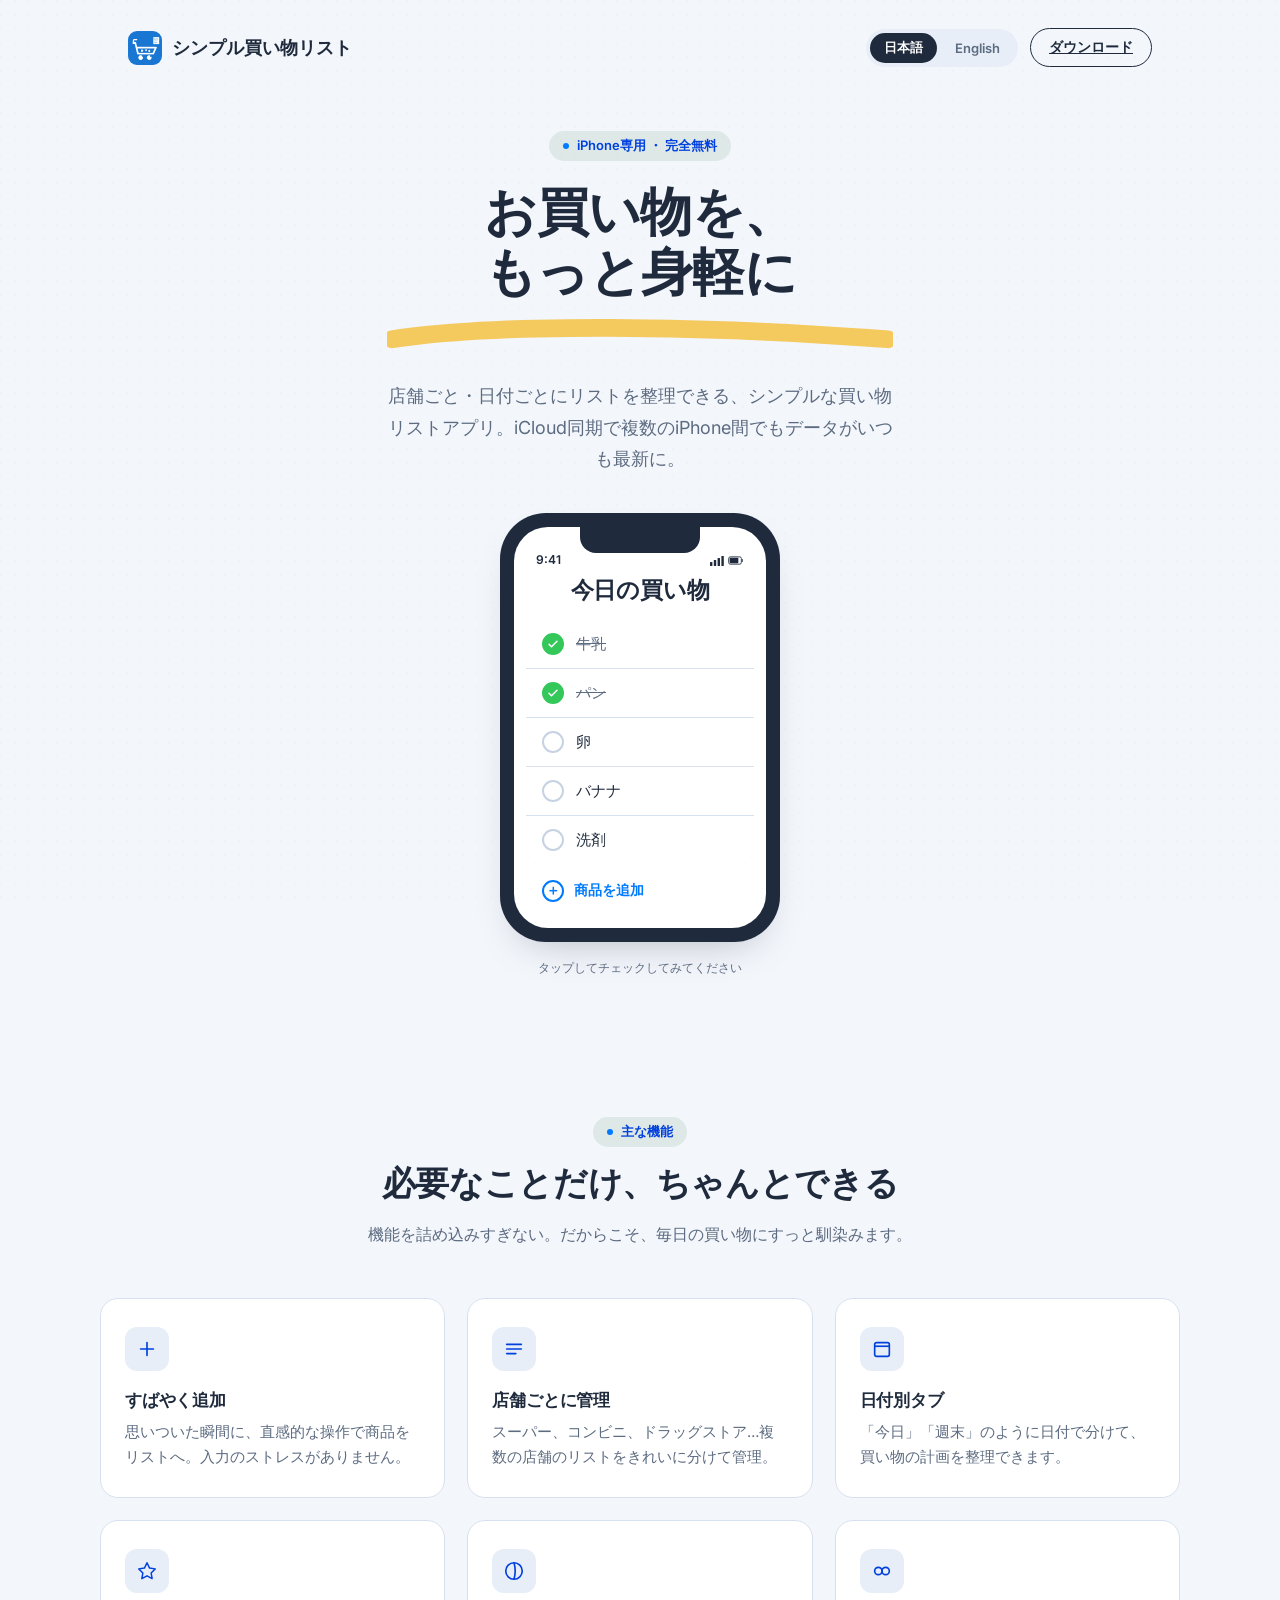
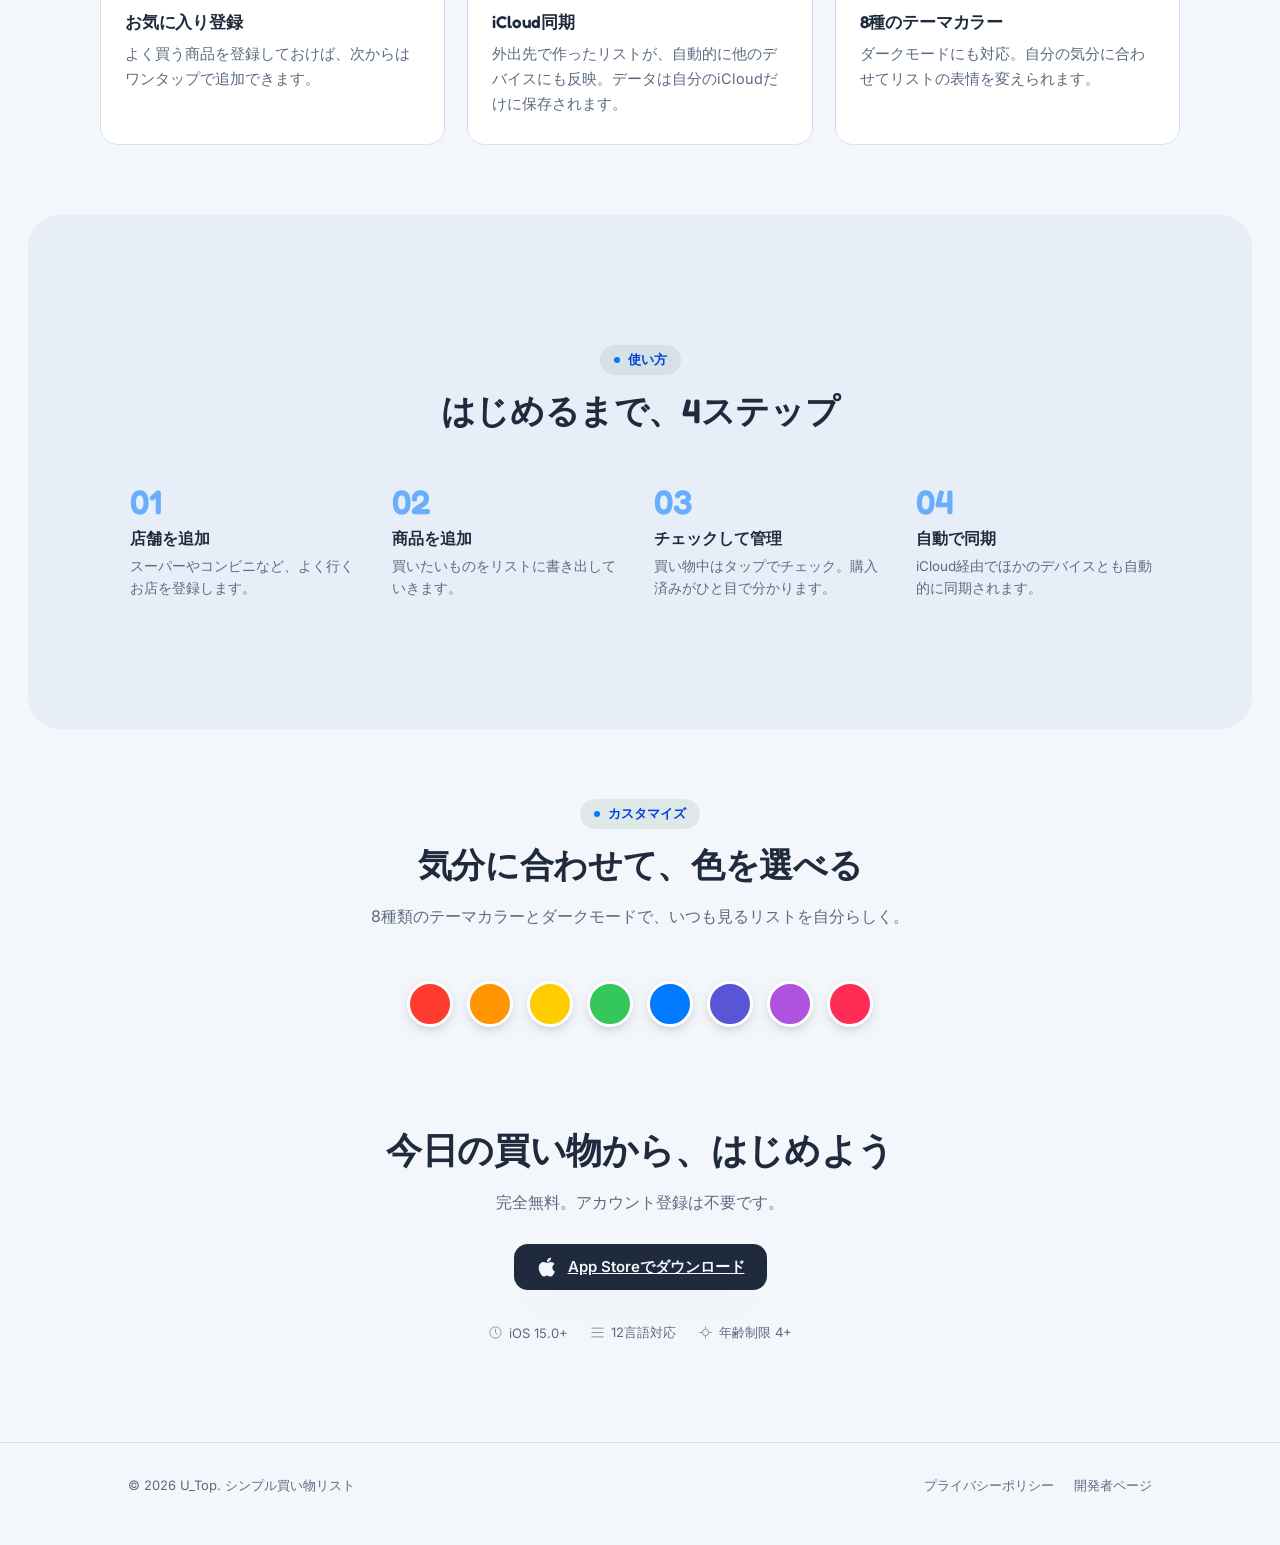
<file: index.html>
<!DOCTYPE html>
<html lang="ja">
<head>
<meta charset="UTF-8">
<meta name="viewport" content="width=device-width, initial-scale=1.0">
<title class="ja">シンプル買い物リスト – 日々のお買い物を簡単に</title>
<meta name="description" content="iCloud同期に対応した、シンプルで使いやすい買い物リストアプリ。店舗ごと・日付ごとに整理して、お買い物をもっと身軽に。">
<link rel="preconnect" href="https://fonts.googleapis.com">
<link rel="preconnect" href="https://fonts.gstatic.com" crossorigin>
<link href="https://fonts.googleapis.com/css2?family=Fredoka:wght@500;600;700&family=Inter:wght@400;500;600;700&display=swap" rel="stylesheet">
<link rel="stylesheet" href="style.css?v=2">
</head>
<body>

<nav class="wrap">
  <div class="brand">
    <div class="mark">
      <img src="app-icon.png" alt="App Icon">
    </div>
    <span class="ja">シンプル買い物リスト</span>
    <span class="en">Simple Shopping List</span>
  </div>
  <div class="nav-right">
    <div class="lang-switcher" role="group" aria-label="Language">
      <button class="lang-btn active" id="btn-ja" onclick="setLang('ja')">日本語</button>
      <button class="lang-btn" id="btn-en" onclick="setLang('en')">English</button>
    </div>
    <a class="cta-small ja" href="https://apps.apple.com/jp/app/%E3%82%B7%E3%83%B3%E3%83%97%E3%83%AB%E8%B2%B7%E3%81%84%E7%89%A9%E3%83%AA%E3%82%B9%E3%83%88-%E6%97%A5%E3%80%85%E3%81%AE%E3%81%8A%E8%B2%B7%E3%81%84%E7%89%A9%E3%82%92%E7%B0%A1%E5%8D%98%E3%81%AB/id6760892088" target="_blank" rel="noopener">ダウンロード</a>
    <a class="cta-small en" href="https://apps.apple.com/jp/app/%E3%82%B7%E3%83%B3%E3%83%97%E3%83%AB%E8%B2%B7%E3%81%84%E7%89%A9%E3%83%AA%E3%82%B9%E3%83%88-%E6%97%A5%E3%80%85%E3%81%AE%E3%81%8A%E8%B2%B7%E3%81%84%E7%89%A9%E3%82%92%E7%B0%A1%E5%8D%98%E3%81%AB/id6760892088" target="_blank" rel="noopener">Download</a>
  </div>
</nav>

<header class="hero wrap">
  <div class="hero-copy">
    <div class="eyebrow ja"><span class="dot"></span>iPhone専用 ・ 完全無料</div>
    <div class="eyebrow en"><span class="dot"></span>iPhone Only · Free</div>
    <h1 class="ja">お買い物を、<br>もっと<span class="underline">身軽に</span>
      <svg viewBox="0 0 200 14" preserveAspectRatio="none" xmlns="http://www.w3.org/2000/svg"><path d="M2 10C40 4 120 4 198 10" stroke="#F4C95D" stroke-width="7" stroke-linecap="round" fill="none"/></svg>
    </h1>
    <h1 class="en">Shop Smarter,<br><span class="underline">Stay Light</span>
      <svg viewBox="0 0 200 14" preserveAspectRatio="none" xmlns="http://www.w3.org/2000/svg"><path d="M2 10C40 4 120 4 198 10" stroke="#F4C95D" stroke-width="7" stroke-linecap="round" fill="none"/></svg>
    </h1>
    <p class="lead ja">店舗ごと・日付ごとにリストを整理できる、シンプルな買い物リストアプリ。iCloud同期で複数のiPhone間でもデータがいつも最新に。</p>
    <p class="lead en">A simple shopping list app that organizes by store and date. Stay in sync across all your iPhones with iCloud.</p>
  </div>

  <div class="hero-visual">
    <div class="phone">
      <div class="screen">
        <div class="notch"></div>
        <div class="statusbar">
          <span>9:41</span>
          <span class="icons">
            <svg width="14" height="10" viewBox="0 0 14 10" fill="none" xmlns="http://www.w3.org/2000/svg"><rect x="0" y="6" width="2.4" height="4" rx="0.5" fill="currentColor"/><rect x="3.8" y="4" width="2.4" height="6" rx="0.5" fill="currentColor"/><rect x="7.6" y="2" width="2.4" height="8" rx="0.5" fill="currentColor"/><rect x="11.4" y="0" width="2.4" height="10" rx="0.5" fill="currentColor"/></svg>
            <svg width="16" height="11" viewBox="0 0 24 16" fill="none" xmlns="http://www.w3.org/2000/svg"><rect x="1" y="1" width="19" height="11" rx="2.5" stroke="currentColor" stroke-width="1.3"/><rect x="2.5" y="2.5" width="13" height="8" rx="1" fill="currentColor"/><path d="M21.5 5v3" stroke="currentColor" stroke-width="1.3" stroke-linecap="round"/></svg>
          </span>
        </div>
        <div class="navbar">
          <h3 class="ja">今日の買い物</h3>
          <h3 class="en">Today's Shopping</h3>
        </div>
        <div class="list">
          <div class="check-item done" onclick="this.classList.toggle('done')">
            <div class="box"><svg viewBox="0 0 24 24" fill="none"><path d="M4 12.5L9 17.5L20 6.5" stroke="white" stroke-width="3" stroke-linecap="round" stroke-linejoin="round"/></svg></div>
            <div class="label ja">牛乳</div><div class="label en">Milk</div>
          </div>
          <div class="check-item done" onclick="this.classList.toggle('done')">
            <div class="box"><svg viewBox="0 0 24 24" fill="none"><path d="M4 12.5L9 17.5L20 6.5" stroke="white" stroke-width="3" stroke-linecap="round" stroke-linejoin="round"/></svg></div>
            <div class="label ja">パン</div><div class="label en">Bread</div>
          </div>
          <div class="check-item" onclick="this.classList.toggle('done')">
            <div class="box"><svg viewBox="0 0 24 24" fill="none"><path d="M4 12.5L9 17.5L20 6.5" stroke="white" stroke-width="3" stroke-linecap="round" stroke-linejoin="round"/></svg></div>
            <div class="label ja">卵</div><div class="label en">Eggs</div>
          </div>
          <div class="check-item" onclick="this.classList.toggle('done')">
            <div class="box"><svg viewBox="0 0 24 24" fill="none"><path d="M4 12.5L9 17.5L20 6.5" stroke="white" stroke-width="3" stroke-linecap="round" stroke-linejoin="round"/></svg></div>
            <div class="label ja">バナナ</div><div class="label en">Banana</div>
          </div>
          <div class="check-item" onclick="this.classList.toggle('done')">
            <div class="box"><svg viewBox="0 0 24 24" fill="none"><path d="M4 12.5L9 17.5L20 6.5" stroke="white" stroke-width="3" stroke-linecap="round" stroke-linejoin="round"/></svg></div>
            <div class="label ja">洗剤</div><div class="label en">Detergent</div>
          </div>
        </div>
        <div class="addrow">
          <span class="plus">＋</span>
          <span class="ja">商品を追加</span>
          <span class="en">Add item</span>
        </div>
      </div>
    </div>
    <div class="hint ja">タップしてチェックしてみてください</div>
    <div class="hint en">Tap items to check them off</div>
  </div>
</header>

<section class="features wrap">
  <div class="section-head">
    <div class="eyebrow ja"><span class="dot"></span>主な機能</div>
    <div class="eyebrow en"><span class="dot"></span>Features</div>
    <h2 class="ja">必要なことだけ、ちゃんとできる</h2>
    <h2 class="en">Just what you need, done right.</h2>
    <p class="ja">機能を詰め込みすぎない。だからこそ、毎日の買い物にすっと馴染みます。</p>
    <p class="en">No feature bloat. Just a clean, intuitive list that fits naturally into your daily routine.</p>
  </div>
  <div class="grid">
    <div class="card">
      <div class="icon"><svg viewBox="0 0 24 24" fill="none" xmlns="http://www.w3.org/2000/svg"><path d="M12 5v14M5 12h14" stroke="currentColor" stroke-width="1.8" stroke-linecap="round"/></svg></div>
      <h3 class="ja">すばやく追加</h3>
      <h3 class="en">Quick Add</h3>
      <p class="ja">思いついた瞬間に、直感的な操作で商品をリストへ。入力のストレスがありません。</p>
      <p class="en">Add items the moment they come to mind. Intuitive input, zero friction.</p>
    </div>
    <div class="card">
      <div class="icon"><svg viewBox="0 0 24 24" fill="none" xmlns="http://www.w3.org/2000/svg"><path d="M4 7h16M4 12h16M4 17h10" stroke="currentColor" stroke-width="1.8" stroke-linecap="round"/></svg></div>
      <h3 class="ja">店舗ごとに管理</h3>
      <h3 class="en">Organize by Store</h3>
      <p class="ja">スーパー、コンビニ、ドラッグストア…複数の店舗のリストをきれいに分けて管理。</p>
      <p class="en">Grocery store, pharmacy, convenience store — keep separate lists for each place you shop.</p>
    </div>
    <div class="card">
      <div class="icon"><svg viewBox="0 0 24 24" fill="none" xmlns="http://www.w3.org/2000/svg"><rect x="4" y="5" width="16" height="15" rx="2" stroke="currentColor" stroke-width="1.8"/><path d="M4 9h16" stroke="currentColor" stroke-width="1.8"/></svg></div>
      <h3 class="ja">日付別タブ</h3>
      <h3 class="en">Date-Based Tabs</h3>
      <p class="ja">「今日」「週末」のように日付で分けて、買い物の計画を整理できます。</p>
      <p class="en">Organize shopping trips by date — today, this weekend, or whenever you plan to go.</p>
    </div>
    <div class="card">
      <div class="icon"><svg viewBox="0 0 24 24" fill="none" xmlns="http://www.w3.org/2000/svg"><path d="M12 17.3l-5.6 3 1.1-6.2-4.5-4.4 6.2-.9L12 3l2.8 5.8 6.2.9-4.5 4.4 1.1 6.2z" stroke="currentColor" stroke-width="1.6" stroke-linejoin="round"/></svg></div>
      <h3 class="ja">お気に入り登録</h3>
      <h3 class="en">Favorites</h3>
      <p class="ja">よく買う商品を登録しておけば、次からはワンタップで追加できます。</p>
      <p class="en">Save frequently bought items as favorites and add them again in one tap.</p>
    </div>
    <div class="card">
      <div class="icon"><svg viewBox="0 0 24 24" fill="none" xmlns="http://www.w3.org/2000/svg"><path d="M12 3a9 9 0 100 18 9 9 0 000-18z" stroke="currentColor" stroke-width="1.8"/><path d="M12 3a9 18 0 010 18" stroke="currentColor" stroke-width="1.8"/></svg></div>
      <h3>iCloud同期</h3>
      <p class="ja">外出先で作ったリストが、自動的に他のデバイスにも反映。データは自分のiCloudだけに保存されます。</p>
      <p class="en">Lists sync automatically across your iPhones via iCloud. Your data stays private — stored only in your own iCloud account.</p>
    </div>
    <div class="card">
      <div class="icon"><svg viewBox="0 0 24 24" fill="none" xmlns="http://www.w3.org/2000/svg"><circle cx="8" cy="12" r="4" stroke="currentColor" stroke-width="1.8"/><circle cx="16" cy="12" r="4" stroke="currentColor" stroke-width="1.8"/></svg></div>
      <h3 class="ja">8種のテーマカラー</h3>
      <h3 class="en">8 Theme Colors</h3>
      <p class="ja">ダークモードにも対応。自分の気分に合わせてリストの表情を変えられます。</p>
      <p class="en">Dark mode supported. Choose a color that matches your mood and make the app your own.</p>
    </div>
  </div>
</section>

<section class="how">
  <div class="wrap">
    <div class="section-head">
      <div class="eyebrow ja"><span class="dot"></span>使い方</div>
      <div class="eyebrow en"><span class="dot"></span>How It Works</div>
      <h2 class="ja">はじめるまで、4ステップ</h2>
      <h2 class="en">4 steps to get started</h2>
    </div>
    <div class="steps">
      <div class="step">
        <div class="num">01</div>
        <h4 class="ja">店舗を追加</h4>
        <h4 class="en">Add a Store</h4>
        <p class="ja">スーパーやコンビニなど、よく行くお店を登録します。</p>
        <p class="en">Register the stores you visit regularly.</p>
      </div>
      <div class="step">
        <div class="num">02</div>
        <h4 class="ja">商品を追加</h4>
        <h4 class="en">Add Items</h4>
        <p class="ja">買いたいものをリストに書き出していきます。</p>
        <p class="en">Write down everything you need to buy.</p>
      </div>
      <div class="step">
        <div class="num">03</div>
        <h4 class="ja">チェックして管理</h4>
        <h4 class="en">Check Items Off</h4>
        <p class="ja">買い物中はタップでチェック。購入済みがひと目で分かります。</p>
        <p class="en">Tap to check off items as you shop. See what's done at a glance.</p>
      </div>
      <div class="step">
        <div class="num">04</div>
        <h4 class="ja">自動で同期</h4>
        <h4 class="en">Auto Sync</h4>
        <p class="ja">iCloud経由でほかのデバイスとも自動的に同期されます。</p>
        <p class="en">Your lists sync automatically across devices via iCloud.</p>
      </div>
    </div>
  </div>
</section>

<section class="themes wrap">
  <div class="section-head">
    <div class="eyebrow ja"><span class="dot"></span>カスタマイズ</div>
    <div class="eyebrow en"><span class="dot"></span>Customize</div>
    <h2 class="ja">気分に合わせて、色を選べる</h2>
    <h2 class="en">Pick a color that fits your mood.</h2>
    <p class="ja">8種類のテーマカラーとダークモードで、いつも見るリストを自分らしく。</p>
    <p class="en">8 theme colors plus dark mode. Make your list feel uniquely yours.</p>
  </div>
  <div class="swatches">
    <div class="swatch" style="background:#FF3B30"></div>
    <div class="swatch" style="background:#FF9500"></div>
    <div class="swatch" style="background:#FFCC00"></div>
    <div class="swatch" style="background:#34C759"></div>
    <div class="swatch" style="background:#007AFF"></div>
    <div class="swatch" style="background:#5856D6"></div>
    <div class="swatch" style="background:#AF52DE"></div>
    <div class="swatch" style="background:#FF2D55"></div>
  </div>
</section>

<section class="final-cta wrap" id="download">
  <h2 class="ja">今日の買い物から、はじめよう</h2>
  <h2 class="en">Start your shopping list today.</h2>
  <p class="ja">完全無料。アカウント登録は不要です。</p>
  <p class="en">Free to download. No account required.</p>
  <a class="appstore-badge" href="https://apps.apple.com/jp/app/%E3%82%B7%E3%83%B3%E3%83%97%E3%83%AB%E8%B2%B7%E3%81%84%E7%89%A9%E3%83%AA%E3%82%B9%E3%83%88-%E6%97%A5%E3%80%85%E3%81%AE%E3%81%8A%E8%B2%B7%E3%81%84%E7%89%A9%E3%82%92%E7%B0%A1%E5%8D%98%E3%81%AB/id6760892088" target="_blank" rel="noopener">
    <svg viewBox="0 0 384 512" fill="currentColor" xmlns="http://www.w3.org/2000/svg"><path d="M318.7 268.7c-.2-36.7 16.4-64.4 50-84.8-18.8-26.9-47.2-41.7-84.7-44.6-35.5-2.8-74.3 20.7-88.5 20.7-15 0-49.4-19.7-76.4-19.7C63.3 141 0 184.8 0 273.5c0 26.2 4.8 53.3 14.4 81.2 12.8 36.7 59 126.7 107.2 125.2 25.2-.6 43-17.9 75.8-17.9 31.8 0 48.3 17.9 76.4 17.9 48.6-.7 90.4-82.5 102.6-119.3-65.2-30.7-57.7-90-57.7-91.9zm-56.6-164.2c27.3-32.4 24.8-61.9 24-72.5-24.1 1.4-52 16.4-67.9 34.9-17.5 19.8-27.8 44.3-25.6 71.9 26.1 2 49.9-11.4 69.5-34.3z"/></svg>
    <span class="ja">App Storeでダウンロード</span>
    <span class="en">Download on the App Store</span>
  </a>
  <div class="meta-row" style="justify-content:center; margin-top:34px;">
    <div class="item">
      <svg viewBox="0 0 24 24" fill="none" xmlns="http://www.w3.org/2000/svg"><circle cx="12" cy="12" r="9" stroke="currentColor" stroke-width="1.6"/><path d="M12 7v5l3 3" stroke="currentColor" stroke-width="1.6" stroke-linecap="round"/></svg>
      iOS 15.0+
    </div>
    <div class="item">
      <svg viewBox="0 0 24 24" fill="none" xmlns="http://www.w3.org/2000/svg"><path d="M3 5h18M3 12h18M3 19h18" stroke="currentColor" stroke-width="1.6" stroke-linecap="round"/></svg>
      <span class="ja">12言語対応</span>
      <span class="en">12 Languages</span>
    </div>
    <div class="item">
      <svg viewBox="0 0 24 24" fill="none" xmlns="http://www.w3.org/2000/svg"><path d="M12 3v3M12 18v3M3 12h3M18 12h3" stroke="currentColor" stroke-width="1.6" stroke-linecap="round"/><circle cx="12" cy="12" r="5" stroke="currentColor" stroke-width="1.6"/></svg>
      <span class="ja">年齢制限 4+</span>
      <span class="en">Age 4+</span>
    </div>
  </div>
</section>

<footer>
  <div class="wrap">
    <div class="ja">© 2026 U_Top. シンプル買い物リスト</div>
    <div class="en">© 2026 U_Top. Simple Shopping List</div>
    <div class="links">
      <a href="privacy-policy.html">
        <span class="ja">プライバシーポリシー</span>
        <span class="en">Privacy Policy</span>
      </a>
      <a href="https://apps.apple.com/jp/developer/yuta-yamada/id1886651051?platform=iphone" target="_blank" rel="noopener">
        <span class="ja">開発者ページ</span>
        <span class="en">Developer Page</span>
      </a>
    </div>
  </div>
</footer>

<script>
  function setLang(lang) {
    document.documentElement.lang = lang;
    document.getElementById('btn-ja').classList.toggle('active', lang === 'ja');
    document.getElementById('btn-en').classList.toggle('active', lang === 'en');
  }
</script>

</body>
</html>
</file>
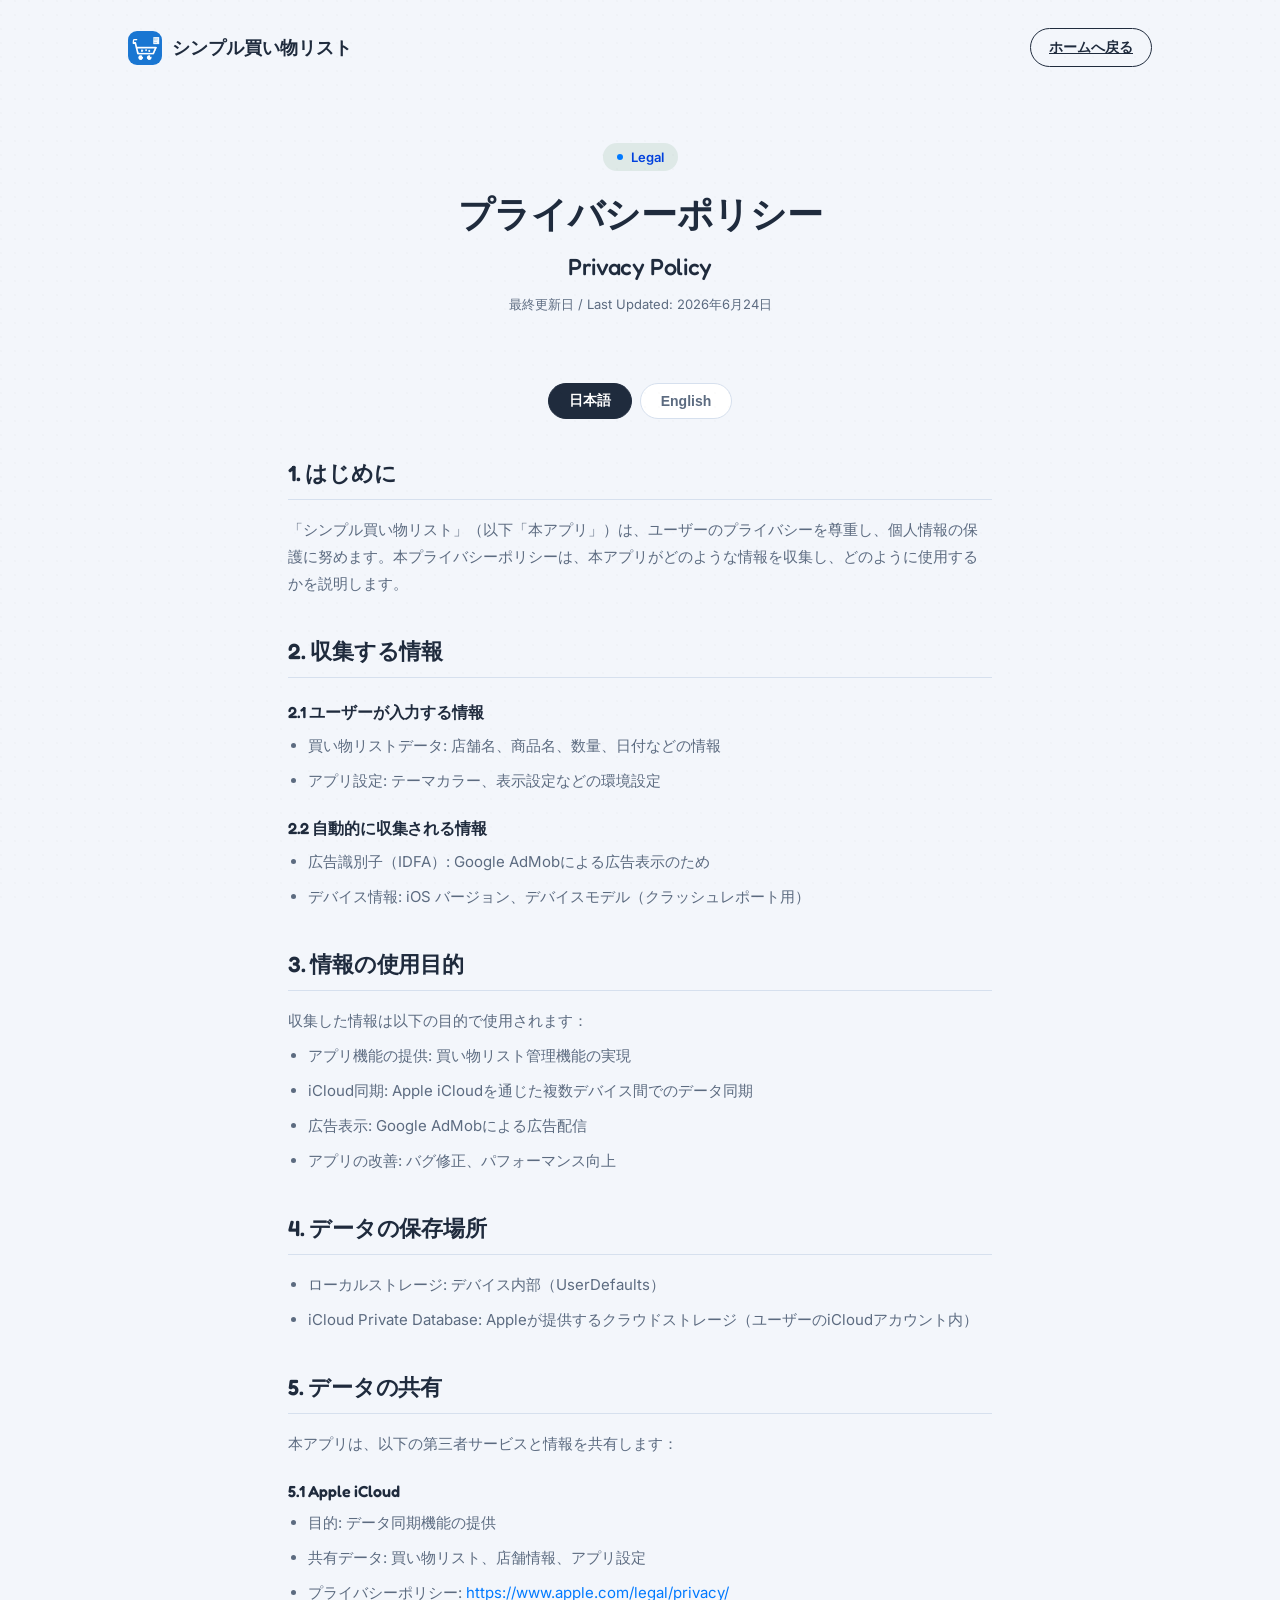
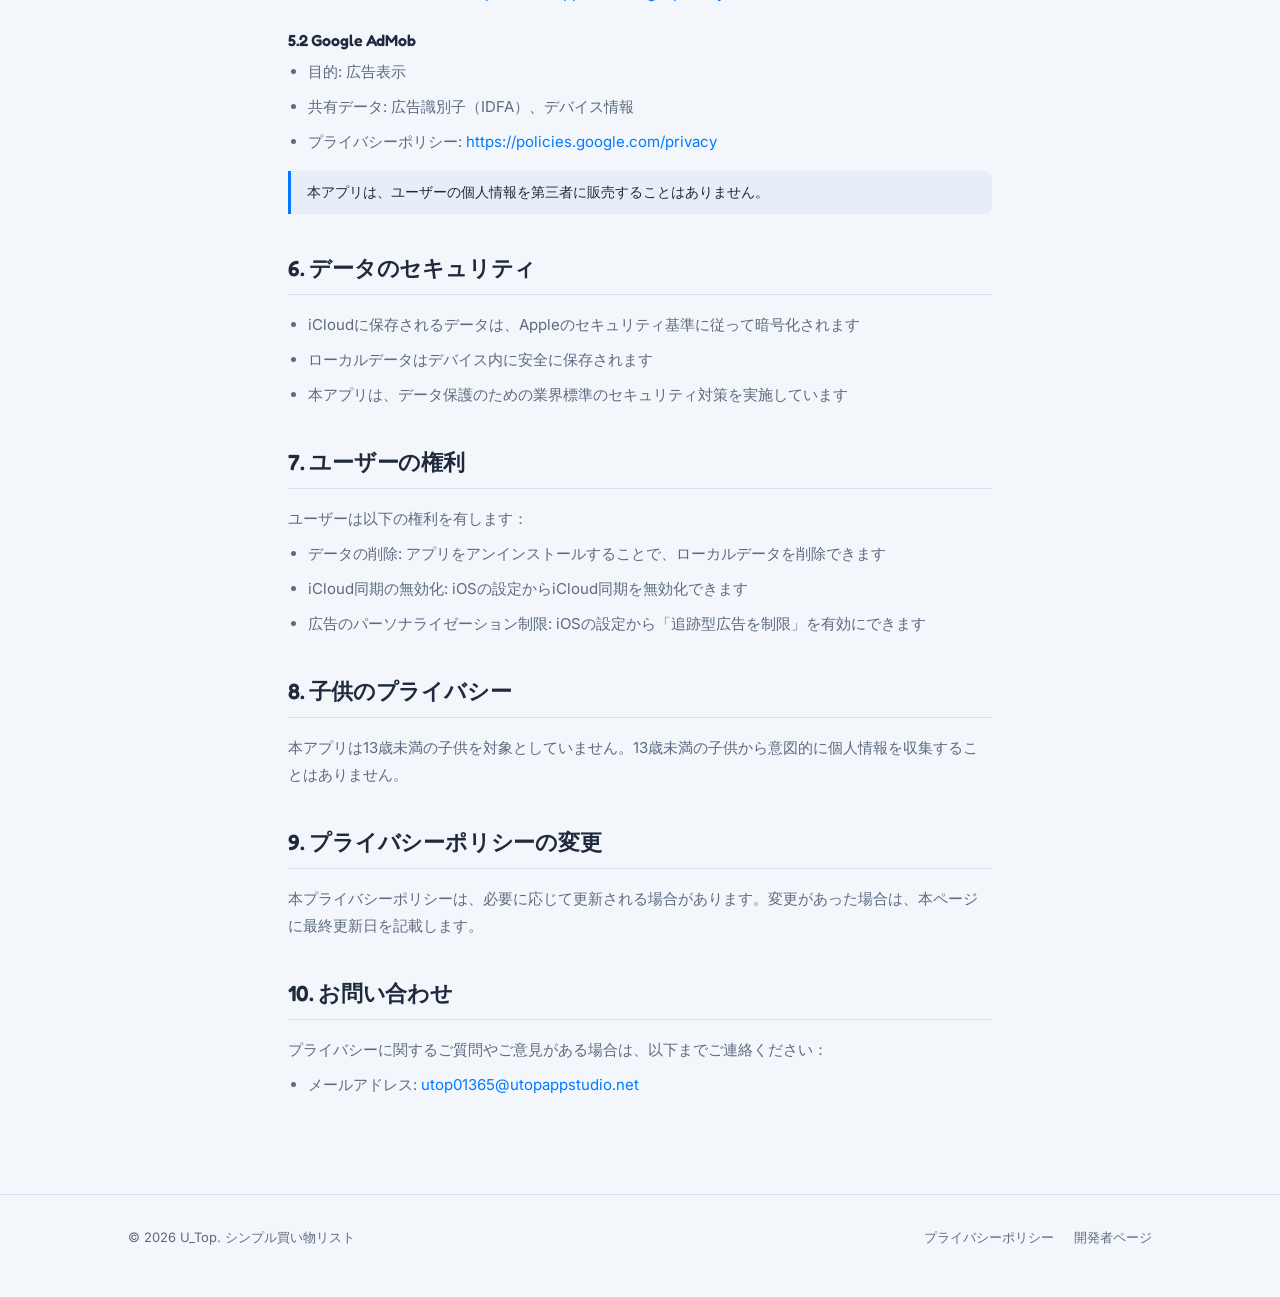
<file: privacy-policy.html>
<!DOCTYPE html>
<html lang="ja">
<head>
<meta charset="UTF-8">
<meta name="viewport" content="width=device-width, initial-scale=1.0">
<title>プライバシーポリシー – シンプル買い物リスト</title>
<meta name="description" content="シンプル買い物リストのプライバシーポリシー / Privacy Policy for Simple Shopping List">
<link rel="preconnect" href="https://fonts.googleapis.com">
<link rel="preconnect" href="https://fonts.gstatic.com" crossorigin>
<link href="https://fonts.googleapis.com/css2?family=Fredoka:wght@500;600;700&family=Inter:wght@400;500;600;700&display=swap" rel="stylesheet">
<link rel="stylesheet" href="style.css?v=2">
</head>
<body>

<nav class="wrap">
  <div class="brand">
    <div class="mark">
      <img src="app-icon.png" alt="App Icon">
    </div>
    シンプル買い物リスト
  </div>
  <a class="cta-small" href="index.html">ホームへ戻る</a>
</nav>

<div class="policy-hero wrap">
  <div class="eyebrow"><span class="dot"></span>Legal</div>
  <h1>プライバシーポリシー<br><span style="font-size:0.65em;font-weight:500;">Privacy Policy</span></h1>
  <p class="updated">最終更新日 / Last Updated: 2026年6月24日</p>
</div>

<div class="lang-tabs">
  <button class="lang-tab active" onclick="switchLang('ja', this)">日本語</button>
  <button class="lang-tab" onclick="switchLang('en', this)">English</button>
</div>

<div class="policy-content">

  <!-- 日本語 -->
  <div class="policy-section active" id="section-ja">
    <h2>1. はじめに</h2>
    <p>「シンプル買い物リスト」（以下「本アプリ」）は、ユーザーのプライバシーを尊重し、個人情報の保護に努めます。本プライバシーポリシーは、本アプリがどのような情報を収集し、どのように使用するかを説明します。</p>

    <h2>2. 収集する情報</h2>
    <h3>2.1 ユーザーが入力する情報</h3>
    <ul>
      <li>買い物リストデータ: 店舗名、商品名、数量、日付などの情報</li>
      <li>アプリ設定: テーマカラー、表示設定などの環境設定</li>
    </ul>
    <h3>2.2 自動的に収集される情報</h3>
    <ul>
      <li>広告識別子（IDFA）: Google AdMobによる広告表示のため</li>
      <li>デバイス情報: iOS バージョン、デバイスモデル（クラッシュレポート用）</li>
    </ul>

    <h2>3. 情報の使用目的</h2>
    <p>収集した情報は以下の目的で使用されます：</p>
    <ul>
      <li>アプリ機能の提供: 買い物リスト管理機能の実現</li>
      <li>iCloud同期: Apple iCloudを通じた複数デバイス間でのデータ同期</li>
      <li>広告表示: Google AdMobによる広告配信</li>
      <li>アプリの改善: バグ修正、パフォーマンス向上</li>
    </ul>

    <h2>4. データの保存場所</h2>
    <ul>
      <li>ローカルストレージ: デバイス内部（UserDefaults）</li>
      <li>iCloud Private Database: Appleが提供するクラウドストレージ（ユーザーのiCloudアカウント内）</li>
    </ul>

    <h2>5. データの共有</h2>
    <p>本アプリは、以下の第三者サービスと情報を共有します：</p>
    <h3>5.1 Apple iCloud</h3>
    <ul>
      <li>目的: データ同期機能の提供</li>
      <li>共有データ: 買い物リスト、店舗情報、アプリ設定</li>
      <li>プライバシーポリシー: <a href="https://www.apple.com/legal/privacy/" target="_blank" rel="noopener">https://www.apple.com/legal/privacy/</a></li>
    </ul>
    <h3>5.2 Google AdMob</h3>
    <ul>
      <li>目的: 広告表示</li>
      <li>共有データ: 広告識別子（IDFA）、デバイス情報</li>
      <li>プライバシーポリシー: <a href="https://policies.google.com/privacy" target="_blank" rel="noopener">https://policies.google.com/privacy</a></li>
    </ul>
    <div class="important-note">本アプリは、ユーザーの個人情報を第三者に販売することはありません。</div>

    <h2>6. データのセキュリティ</h2>
    <ul>
      <li>iCloudに保存されるデータは、Appleのセキュリティ基準に従って暗号化されます</li>
      <li>ローカルデータはデバイス内に安全に保存されます</li>
      <li>本アプリは、データ保護のための業界標準のセキュリティ対策を実施しています</li>
    </ul>

    <h2>7. ユーザーの権利</h2>
    <p>ユーザーは以下の権利を有します：</p>
    <ul>
      <li>データの削除: アプリをアンインストールすることで、ローカルデータを削除できます</li>
      <li>iCloud同期の無効化: iOSの設定からiCloud同期を無効化できます</li>
      <li>広告のパーソナライゼーション制限: iOSの設定から「追跡型広告を制限」を有効にできます</li>
    </ul>

    <h2>8. 子供のプライバシー</h2>
    <p>本アプリは13歳未満の子供を対象としていません。13歳未満の子供から意図的に個人情報を収集することはありません。</p>

    <h2>9. プライバシーポリシーの変更</h2>
    <p>本プライバシーポリシーは、必要に応じて更新される場合があります。変更があった場合は、本ページに最終更新日を記載します。</p>

    <h2>10. お問い合わせ</h2>
    <p>プライバシーに関するご質問やご意見がある場合は、以下までご連絡ください：</p>
    <ul>
      <li>メールアドレス: <a href="mailto:utop01365@utopappstudio.net">utop01365@utopappstudio.net</a></li>
    </ul>
  </div>

  <!-- English -->
  <div class="policy-section" id="section-en">
    <h2>1. Introduction</h2>
    <p>"Simple Shopping List" (hereinafter "the App") respects user privacy and is committed to protecting personal information. This Privacy Policy explains what information the App collects and how it is used.</p>

    <h2>2. Information We Collect</h2>
    <h3>2.1 User-Provided Information</h3>
    <ul>
      <li>Shopping List Data: Store names, item names, quantities, dates, etc.</li>
      <li>App Settings: Theme colors, display preferences, etc.</li>
    </ul>
    <h3>2.2 Automatically Collected Information</h3>
    <ul>
      <li>Advertising Identifier (IDFA): For Google AdMob ad serving</li>
      <li>Device Information: iOS version, device model (for crash reporting)</li>
    </ul>

    <h2>3. How We Use Information</h2>
    <p>Collected information is used for the following purposes:</p>
    <ul>
      <li>App Functionality: Providing shopping list management features</li>
      <li>iCloud Sync: Data synchronization across devices via Apple iCloud</li>
      <li>Advertising: Ad delivery through Google AdMob</li>
      <li>App Improvement: Bug fixes, performance improvements</li>
    </ul>

    <h2>4. Data Storage</h2>
    <ul>
      <li>Local Storage: Device internal storage (UserDefaults)</li>
      <li>iCloud Private Database: Cloud storage provided by Apple (within user's iCloud account)</li>
    </ul>

    <h2>5. Data Sharing</h2>
    <p>The App shares information with the following third-party services:</p>
    <h3>5.1 Apple iCloud</h3>
    <ul>
      <li>Purpose: Data synchronization</li>
      <li>Shared Data: Shopping lists, store information, app settings</li>
      <li>Privacy Policy: <a href="https://www.apple.com/legal/privacy/" target="_blank" rel="noopener">https://www.apple.com/legal/privacy/</a></li>
    </ul>
    <h3>5.2 Google AdMob</h3>
    <ul>
      <li>Purpose: Ad serving</li>
      <li>Shared Data: Advertising identifier (IDFA), device information</li>
      <li>Privacy Policy: <a href="https://policies.google.com/privacy" target="_blank" rel="noopener">https://policies.google.com/privacy</a></li>
    </ul>
    <div class="important-note">The App does not sell user personal information to third parties.</div>

    <h2>6. Data Security</h2>
    <ul>
      <li>Data stored in iCloud is encrypted according to Apple's security standards</li>
      <li>Local data is securely stored on the device</li>
      <li>The App implements industry-standard security measures for data protection</li>
    </ul>

    <h2>7. User Rights</h2>
    <p>Users have the following rights:</p>
    <ul>
      <li>Data Deletion: Delete local data by uninstalling the app</li>
      <li>Disable iCloud Sync: Disable iCloud sync from iOS settings</li>
      <li>Limit Ad Personalization: Enable "Limit Ad Tracking" from iOS settings</li>
    </ul>

    <h2>8. Children's Privacy</h2>
    <p>The App is not intended for children under 13 years of age. We do not knowingly collect personal information from children under 13.</p>

    <h2>9. Changes to Privacy Policy</h2>
    <p>This Privacy Policy may be updated as necessary. Changes will be indicated by updating the last modified date on this page.</p>

    <h2>10. Contact Us</h2>
    <p>For questions or concerns about privacy, please contact:</p>
    <ul>
      <li>Email: <a href="mailto:utop01365@utopappstudio.net">utop01365@utopappstudio.net</a></li>
    </ul>
  </div>

</div>

<footer>
  <div class="wrap">
    <div>© 2026 U_Top. シンプル買い物リスト</div>
    <div class="links">
      <a href="privacy-policy.html">プライバシーポリシー</a>
      <a href="https://apps.apple.com/jp/developer/yuta-yamada/id1886651051?platform=iphone" target="_blank" rel="noopener">開発者ページ</a>
    </div>
  </div>
</footer>

<script>
  function switchLang(lang, btn) {
    document.querySelectorAll('.policy-section').forEach(s => s.classList.remove('active'));
    document.querySelectorAll('.lang-tab').forEach(b => b.classList.remove('active'));
    document.getElementById('section-' + lang).classList.add('active');
    btn.classList.add('active');
  }
</script>

</body>
</html>
</file>
<file: style.css>
:root{
  --paper: #F3F6FB;
  --paper-deep: #E7EEF8;
  --ink: #1F2B3D;
  --ink-soft: #5C6B80;
  --green: #007AFF;
  --green-deep: #0040DD;
  --check: #34C759;
  --yellow: #F4C95D;
  --line: #D6E0EE;
  --white: #FFFFFF;
  --radius: 18px;
  --shadow: 0 18px 40px -22px rgba(31, 43, 61, 0.35);
}

*{box-sizing:border-box;}
html{scroll-behavior:smooth;}
body{
  margin:0;
  background:var(--paper);
  color:var(--ink);
  font-family:'Inter', sans-serif;
  -webkit-font-smoothing:antialiased;
}
h1,h2,h3,.display{
  font-family:'Fredoka', sans-serif;
  font-weight:600;
  letter-spacing:-0.01em;
}
a{color:inherit;}
img{max-width:100%;display:block;}

/* paper grain texture */
body::before{
  content:"";
  position:fixed;
  inset:0;
  pointer-events:none;
  opacity:0.5;
  background-image:
    radial-gradient(circle at 1px 1px, rgba(46,43,38,0.035) 1px, transparent 0);
  background-size:14px 14px;
  z-index:0;
}

.wrap{
  max-width:1080px;
  margin:0 auto;
  padding:0 28px;
  position:relative;
  z-index:1;
}

/* ---------- Language switching ---------- */
html[lang="ja"] .en { display: none !important; }
html[lang="en"] .ja { display: none !important; }

/* ---------- Lang switcher ---------- */
.lang-switcher{
  display:flex;
  align-items:center;
  gap:4px;
  background:var(--paper-deep);
  border-radius:999px;
  padding:4px;
}
.lang-btn{
  font-size:13px;
  font-weight:600;
  padding:6px 14px;
  border-radius:999px;
  border:none;
  cursor:pointer;
  background:transparent;
  color:var(--ink-soft);
  transition:background .15s ease, color .15s ease;
  font-family:'Inter', sans-serif;
}
.lang-btn.active{
  background:var(--ink);
  color:var(--white);
}

/* ---------- Nav ---------- */
nav.wrap{
  display:flex;
  align-items:center;
  justify-content:space-between;
  padding-top:28px;
  padding-bottom:28px;
  gap:16px;
}
.nav-right{
  display:flex;
  align-items:center;
  gap:12px;
}
.brand{
  display:flex;
  align-items:center;
  gap:10px;
  font-family:'Fredoka', sans-serif;
  font-weight:600;
  font-size:18px;
}
.brand .mark{
  width:34px;height:34px;border-radius:9px;
  display:flex;align-items:center;justify-content:center;
  overflow:hidden;
  flex:none;
}
.brand .mark img{width:100%;height:100%;object-fit:cover;}
nav a.cta-small{
  font-size:14px;
  font-weight:600;
  padding:9px 18px;
  border-radius:999px;
  border:1.5px solid var(--ink);
  white-space:nowrap;
  transition:transform .15s ease, background .15s ease, color .15s ease;
}
nav a.cta-small:hover{background:var(--ink); color:var(--paper); transform:translateY(-1px);}

/* ---------- Hero ---------- */
.hero{
  padding:36px 0 70px;
  display:flex;
  flex-direction:column;
  align-items:center;
  text-align:center;
  gap:38px;
}
.hero-copy{
  max-width:620px;
}
.eyebrow{
  display:inline-flex;
  align-items:center;
  gap:8px;
  font-size:13px;
  font-weight:600;
  color:var(--green-deep);
  background:rgba(76,140,92,0.12);
  padding:6px 14px;
  border-radius:999px;
  margin-bottom:20px;
}
.eyebrow span.dot{width:6px;height:6px;border-radius:50%;background:var(--green);}
.hero h1{
  font-size:clamp(34px, 4.6vw, 52px);
  line-height:1.15;
  margin:0 0 20px;
}
.hero h1 .underline{
  position:relative;
  white-space:nowrap;
}
.hero h1 .underline svg{
  position:absolute;
  left:0; bottom:-6px;
  width:100%;
  height:14px;
}
.hero p.lead{
  font-size:18px;
  line-height:1.75;
  color:var(--ink-soft);
  max-width:46ch;
  margin:0 auto;
}
.badges{
  display:flex;
  align-items:center;
  gap:16px;
  flex-wrap:wrap;
}
.appstore-badge{
  display:inline-flex;
  align-items:center;
  gap:10px;
  background:var(--ink);
  color:var(--paper);
  padding:12px 22px;
  border-radius:14px;
  font-weight:600;
  font-size:15px;
  box-shadow:var(--shadow);
  transition:transform .18s ease;
}
.appstore-badge:hover{transform:translateY(-2px);}
.appstore-badge svg{width:22px;height:22px;flex:none;}
.free-tag{
  font-size:13px;
  color:var(--ink-soft);
}
.meta-row{
  margin-top:30px;
  display:flex;
  gap:22px;
  flex-wrap:wrap;
  font-size:13px;
  color:var(--ink-soft);
}
.meta-row .item{display:flex; align-items:center; gap:6px;}
.meta-row svg{width:15px;height:15px; opacity:.7;}

/* ---------- Hero visual ---------- */
.hero-visual{
  display:flex;
  flex-direction:column;
  align-items:center;
}
.phone{
  width:280px;
  background:var(--ink);
  border-radius:46px;
  padding:14px;
  box-shadow:var(--shadow);
}
.phone .screen{
  background:var(--white);
  border-radius:34px;
  overflow:hidden;
  position:relative;
}
.phone .notch{
  position:absolute;
  top:0; left:50%;
  transform:translateX(-50%);
  width:120px; height:26px;
  background:var(--ink);
  border-radius:0 0 16px 16px;
  z-index:2;
}
.phone .statusbar{
  height:46px;
  display:flex;
  align-items:flex-end;
  justify-content:space-between;
  padding:0 22px 6px;
  font-size:12px;
  font-weight:600;
  color:var(--ink);
}
.phone .statusbar .icons{display:flex; align-items:center; gap:4px;}
.phone .navbar{
  padding:2px 18px 14px;
}
.phone .navbar h3{
  margin:0;
  font-size:23px;
  color:var(--ink);
}
.phone .list{
  background:var(--paper);
  margin:0 12px 16px;
  border-radius:16px;
  overflow:hidden;
}
.check-item{
  display:flex;
  align-items:center;
  gap:12px;
  padding:13px 16px;
  background:var(--white);
  border-bottom:1px solid var(--line);
  cursor:pointer;
  user-select:none;
}
.check-item:last-child{border-bottom:none;}
.box{
  width:22px;height:22px;
  border-radius:50%;
  border:2px solid #C7D2E2;
  flex:none;
  display:flex;align-items:center;justify-content:center;
  transition:background .15s ease, border-color .15s ease;
}
.box svg{width:12px;height:12px; opacity:0; transition:opacity .15s ease;}
.check-item.done .box{background:var(--check); border-color:var(--check);}
.check-item.done .box svg{opacity:1;}
.check-item.done .label{color:var(--ink-soft); text-decoration:line-through;}
.label{font-size:15px; font-weight:500; transition:color .15s ease;}
.phone .addrow{
  display:flex;
  align-items:center;
  gap:10px;
  margin:0 28px 26px;
  color:var(--green);
  font-size:14px;
  font-weight:600;
}
.phone .addrow .plus{
  width:22px;height:22px;
  border-radius:50%;
  border:2px solid var(--green);
  display:flex;align-items:center;justify-content:center;
  font-size:14px;
  flex:none;
}
.hint{
  margin-top:18px;
  font-size:12px;
  color:var(--ink-soft);
  text-align:center;
}

/* ---------- Features ---------- */
.section-head{
  text-align:center;
  max-width:560px;
  margin:0 auto 50px;
}
.section-head .eyebrow{margin-bottom:14px;}
.section-head h2{font-size:clamp(26px,3.2vw,34px); margin:0 0 14px;}
.section-head p{color:var(--ink-soft); font-size:16px; line-height:1.7; margin:0;}

.features{
  padding:70px 0;
}
.grid{
  display:grid;
  grid-template-columns:repeat(3, 1fr);
  gap:22px;
}
.card{
  background:var(--white);
  border-radius:var(--radius);
  padding:28px 24px;
  border:1px solid var(--line);
}
.card .icon{
  width:44px;height:44px;
  border-radius:12px;
  background:var(--paper-deep);
  display:flex;align-items:center;justify-content:center;
  margin-bottom:18px;
}
.card .icon svg{width:22px;height:22px; color:var(--green-deep);}
.card h3{font-size:17px; margin:0 0 8px;}
.card p{font-size:14.5px; line-height:1.7; color:var(--ink-soft); margin:0;}

/* ---------- How it works ---------- */
.how{
  padding:70px 0;
  background:var(--paper-deep);
  border-radius:32px;
  margin:0 28px;
}
.how .wrap{padding:60px 28px;}
.steps{
  display:grid;
  grid-template-columns:repeat(4, 1fr);
  gap:24px;
  margin-top:10px;
}
.step{position:relative; padding-left:2px;}
.step .num{
  font-family:'Fredoka', sans-serif;
  font-size:34px;
  font-weight:600;
  color:var(--green);
  opacity:.55;
  line-height:1;
  margin-bottom:10px;
}
.step h4{font-size:15.5px; margin:0 0 6px;}
.step p{font-size:13.5px; color:var(--ink-soft); line-height:1.6; margin:0;}

/* ---------- Theme strip ---------- */
.themes{
  padding:70px 0;
  text-align:center;
}
.swatches{
  display:flex;
  justify-content:center;
  gap:14px;
  margin-top:32px;
  flex-wrap:wrap;
}
.swatch{
  width:46px;height:46px;
  border-radius:50%;
  border:3px solid var(--white);
  box-shadow:0 4px 14px -4px rgba(0,0,0,0.25);
}

/* ---------- Final CTA ---------- */
.final-cta{
  padding:30px 0 100px;
  text-align:center;
}
.final-cta h2{font-size:clamp(26px,3.4vw,36px); margin:0 0 16px;}
.final-cta p{color:var(--ink-soft); margin:0 0 30px; font-size:16px;}

/* ---------- Footer ---------- */
footer{
  padding:34px 0 50px;
  border-top:1px solid var(--line);
}
footer .wrap{
  display:flex;
  justify-content:space-between;
  align-items:center;
  flex-wrap:wrap;
  gap:14px;
  font-size:13px;
  color:var(--ink-soft);
}
footer a{text-decoration:none; color:var(--ink-soft);}
footer a:hover{color:var(--ink);}
footer .links{display:flex; gap:20px; flex-wrap:wrap;}

/* ---------- Responsive ---------- */
@media (max-width: 860px){
  .grid{grid-template-columns:1fr 1fr;}
  .steps{grid-template-columns:1fr 1fr;}
  .how{margin:0 16px;}
}
@media (max-width: 540px){
  .grid{grid-template-columns:1fr;}
  .steps{grid-template-columns:1fr;}
  .phone{width:100%; max-width:300px;}
  .nav-right{gap:8px;}
  nav a.cta-small{padding:8px 14px; font-size:13px;}
}

/* ---------- Privacy Policy ---------- */
.policy-hero {
  padding: 48px 0 32px;
  text-align: center;
}
.policy-hero h1 {
  font-size: clamp(26px, 3.2vw, 36px);
  margin: 0 0 12px;
}
.policy-hero .updated {
  font-size: 13px;
  color: var(--ink-soft);
}
.lang-tabs {
  display: flex;
  justify-content: center;
  gap: 8px;
  margin: 24px 0 40px;
}
.lang-tab {
  padding: 8px 20px;
  border-radius: 999px;
  font-size: 14px;
  font-weight: 600;
  cursor: pointer;
  border: 1.5px solid var(--line);
  background: var(--white);
  color: var(--ink-soft);
  transition: all .15s ease;
}
.lang-tab.active {
  background: var(--ink);
  color: var(--white);
  border-color: var(--ink);
}
.policy-content {
  max-width: 760px;
  margin: 0 auto;
  padding: 0 28px 80px;
}
.policy-section { display: none; }
.policy-section.active { display: block; }
.policy-content h2 {
  font-size: 22px;
  margin: 40px 0 16px;
  padding-bottom: 10px;
  border-bottom: 1px solid var(--line);
}
.policy-content h3 {
  font-size: 16px;
  margin: 24px 0 8px;
  color: var(--ink);
}
.policy-content p, .policy-content li {
  font-size: 15px;
  line-height: 1.8;
  color: var(--ink-soft);
  margin: 0 0 8px;
}
.policy-content ul {
  padding-left: 20px;
  margin: 8px 0 16px;
}
.policy-content a {
  color: var(--green);
  text-decoration: none;
}
.policy-content a:hover { text-decoration: underline; }
.important-note {
  background: var(--paper-deep);
  border-left: 3px solid var(--green);
  padding: 12px 16px;
  border-radius: 0 8px 8px 0;
  margin: 16px 0;
  font-size: 14px;
  color: var(--ink);
  font-weight: 500;
}
.back-link {
  display: inline-flex;
  align-items: center;
  gap: 6px;
  font-size: 14px;
  font-weight: 600;
  color: var(--ink-soft);
  text-decoration: none;
  margin-bottom: 8px;
}
.back-link:hover { color: var(--ink); }
</file>
